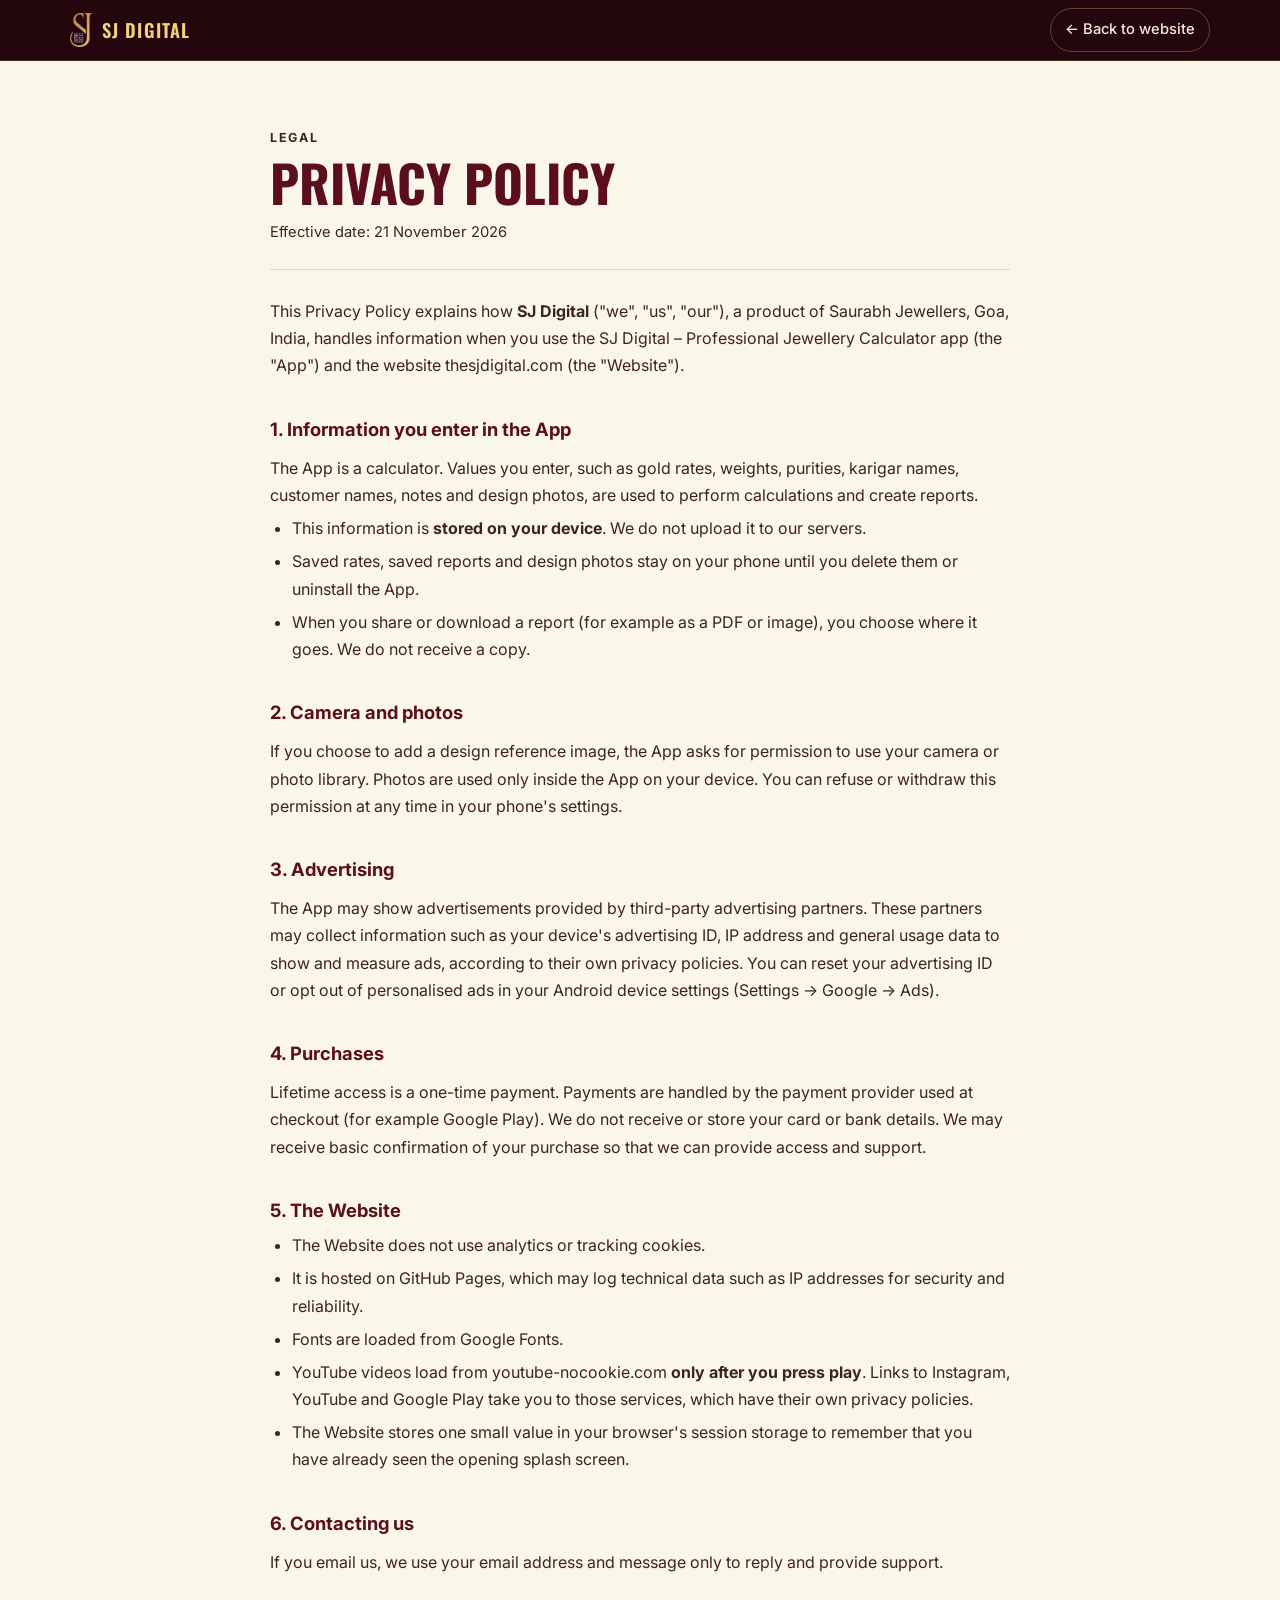
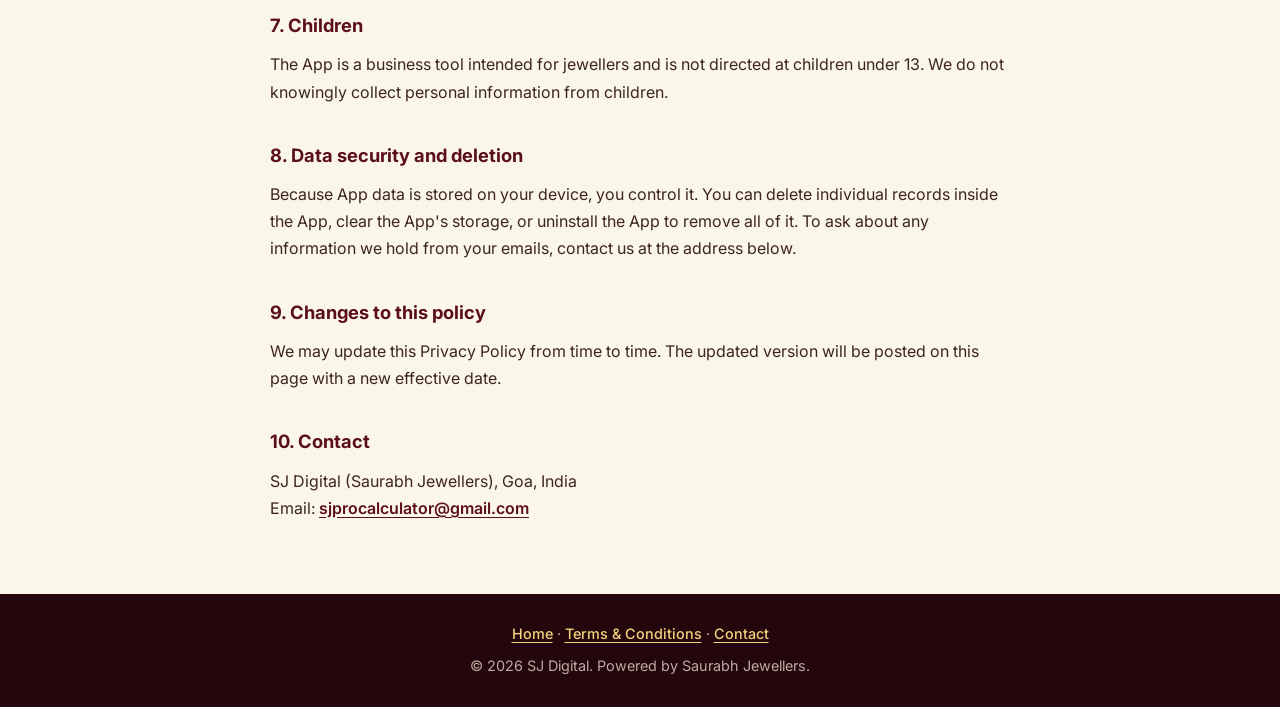
<file: privacy.html>
<!DOCTYPE html>
<html lang="en">
<head>
  <meta charset="UTF-8" />
  <meta name="viewport" content="width=device-width, initial-scale=1.0" />
  <title>Privacy Policy – SJ Digital</title>
  <meta name="description" content="How SJ Digital, the professional jewellery calculator app and website, handles your information." />
  <link rel="canonical" href="https://thesjdigital.com/privacy.html" />
  <meta name="theme-color" content="#2a0710" />
  <link rel="icon" type="image/png" sizes="64x64" href="assets/favicon-64.png" />
  <link rel="apple-touch-icon" href="assets/apple-touch-icon.png" />
  <link rel="preconnect" href="https://fonts.googleapis.com" />
  <link rel="preconnect" href="https://fonts.gstatic.com" crossorigin />
  <link href="https://fonts.googleapis.com/css2?family=Inter:wght@400;500;600;700&family=Oswald:wght@600;700&display=swap" rel="stylesheet" />
  <link rel="stylesheet" href="assets/legal.css" />
</head>
<body>
  <header class="lg-nav">
    <div class="lg-wrap lg-nav-row">
      <a class="lg-brand" href="./"><img src="assets/sj-monogram.png" alt="" width="22" height="34" /><span>SJ Digital</span></a>
      <a class="lg-back" href="./">← Back to website</a>
    </div>
  </header>

  <main class="lg-wrap lg-doc">
    <p class="lg-kicker">Legal</p>
    <h1>Privacy Policy</h1>
    <p class="lg-meta">Effective date: 21 November 2026</p>

    <p>This Privacy Policy explains how <strong>SJ Digital</strong> ("we", "us", "our"), a product of Saurabh Jewellers, Goa, India, handles information when you use the SJ Digital – Professional Jewellery Calculator app (the "App") and the website thesjdigital.com (the "Website").</p>

    <h2>1. Information you enter in the App</h2>
    <p>The App is a calculator. Values you enter, such as gold rates, weights, purities, karigar names, customer names, notes and design photos, are used to perform calculations and create reports.</p>
    <ul>
      <li>This information is <strong>stored on your device</strong>. We do not upload it to our servers.</li>
      <li>Saved rates, saved reports and design photos stay on your phone until you delete them or uninstall the App.</li>
      <li>When you share or download a report (for example as a PDF or image), you choose where it goes. We do not receive a copy.</li>
    </ul>

    <h2>2. Camera and photos</h2>
    <p>If you choose to add a design reference image, the App asks for permission to use your camera or photo library. Photos are used only inside the App on your device. You can refuse or withdraw this permission at any time in your phone's settings.</p>

    <h2>3. Advertising</h2>
    <p>The App may show advertisements provided by third-party advertising partners. These partners may collect information such as your device's advertising ID, IP address and general usage data to show and measure ads, according to their own privacy policies. You can reset your advertising ID or opt out of personalised ads in your Android device settings (Settings → Google → Ads).</p>

    <h2>4. Purchases</h2>
    <p>Lifetime access is a one-time payment. Payments are handled by the payment provider used at checkout (for example Google Play). We do not receive or store your card or bank details. We may receive basic confirmation of your purchase so that we can provide access and support.</p>

    <h2>5. The Website</h2>
    <ul>
      <li>The Website does not use analytics or tracking cookies.</li>
      <li>It is hosted on GitHub Pages, which may log technical data such as IP addresses for security and reliability.</li>
      <li>Fonts are loaded from Google Fonts.</li>
      <li>YouTube videos load from youtube-nocookie.com <strong>only after you press play</strong>. Links to Instagram, YouTube and Google Play take you to those services, which have their own privacy policies.</li>
      <li>The Website stores one small value in your browser's session storage to remember that you have already seen the opening splash screen.</li>
    </ul>

    <h2>6. Contacting us</h2>
    <p>If you email us, we use your email address and message only to reply and provide support.</p>

    <h2>7. Children</h2>
    <p>The App is a business tool intended for jewellers and is not directed at children under 13. We do not knowingly collect personal information from children.</p>

    <h2>8. Data security and deletion</h2>
    <p>Because App data is stored on your device, you control it. You can delete individual records inside the App, clear the App's storage, or uninstall the App to remove all of it. To ask about any information we hold from your emails, contact us at the address below.</p>

    <h2>9. Changes to this policy</h2>
    <p>We may update this Privacy Policy from time to time. The updated version will be posted on this page with a new effective date.</p>

    <h2>10. Contact</h2>
    <p>SJ Digital (Saurabh Jewellers), Goa, India<br />Email: <a href="mailto:sjprocalculator@gmail.com">sjprocalculator@gmail.com</a></p>
  </main>

  <footer class="lg-foot">
    <div class="lg-wrap">
      <a href="./">Home</a> · <a href="terms.html">Terms &amp; Conditions</a> · <a href="mailto:sjprocalculator@gmail.com">Contact</a>
      <p>© 2026 SJ Digital. Powered by Saurabh Jewellers.</p>
    </div>
  </footer>
</body>
</html>
</file>
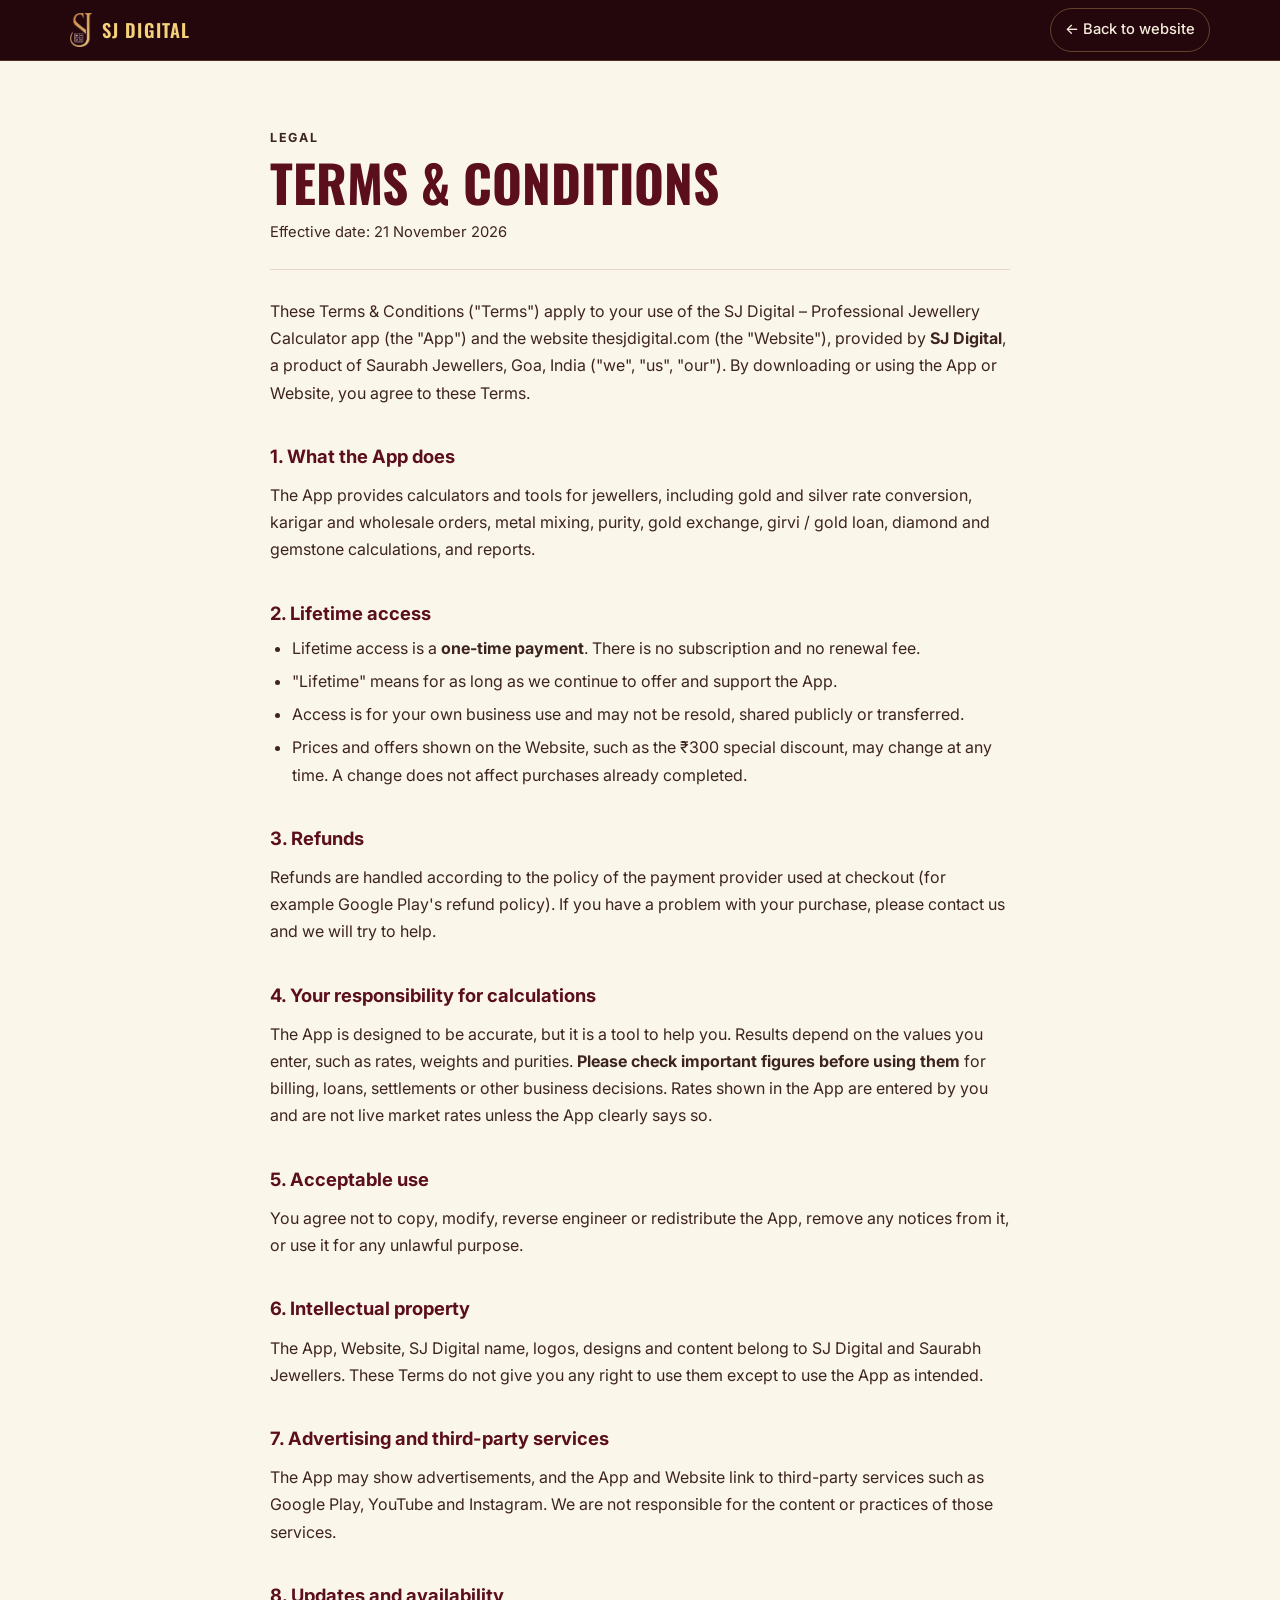
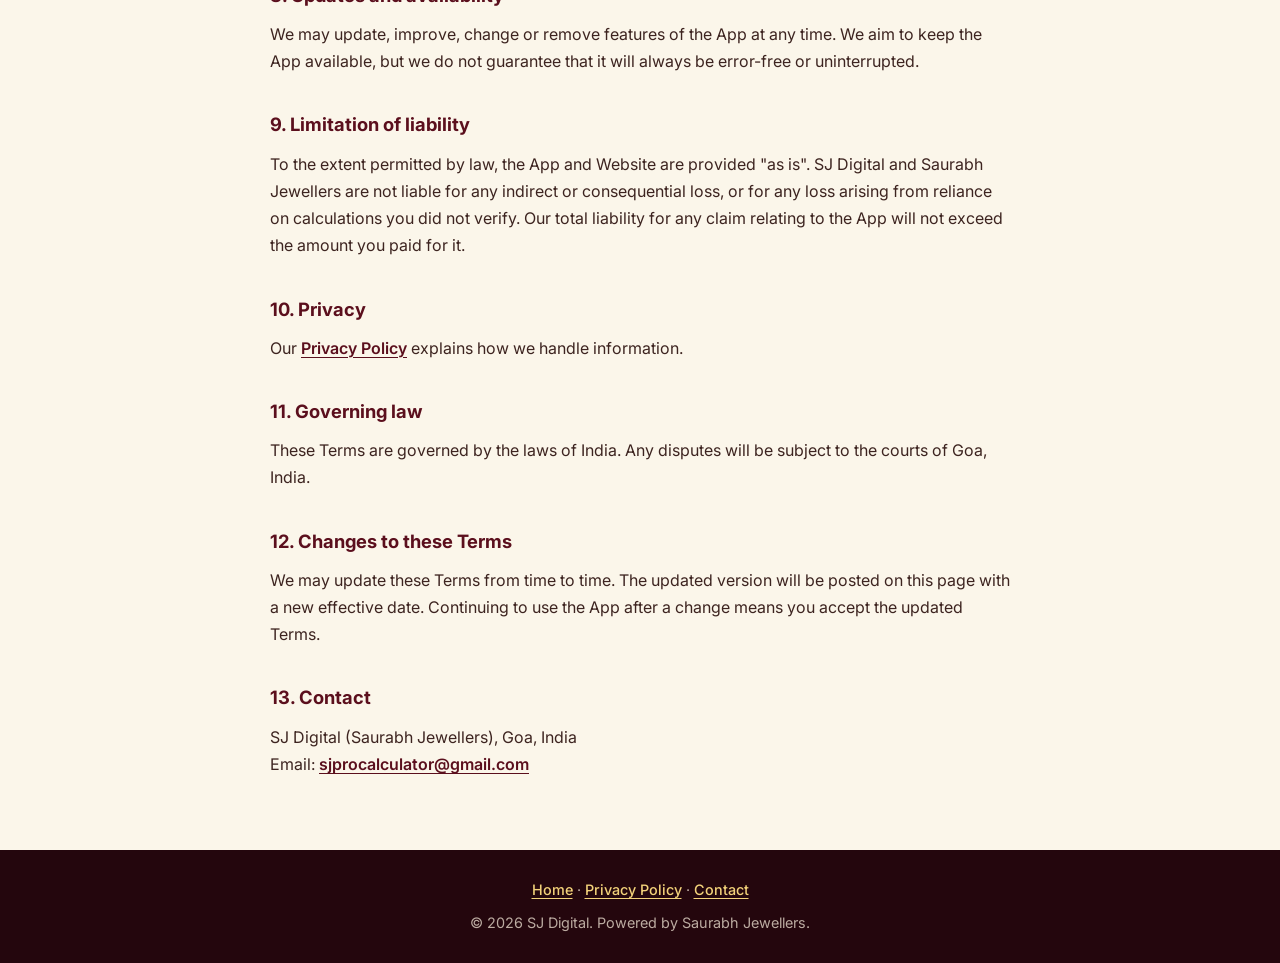
<file: terms.html>
<!DOCTYPE html>
<html lang="en">
<head>
  <meta charset="UTF-8" />
  <meta name="viewport" content="width=device-width, initial-scale=1.0" />
  <title>Terms &amp; Conditions – SJ Digital</title>
  <meta name="description" content="Terms and conditions for using SJ Digital, the professional jewellery calculator app and website." />
  <link rel="canonical" href="https://thesjdigital.com/terms.html" />
  <meta name="theme-color" content="#2a0710" />
  <link rel="icon" type="image/png" sizes="64x64" href="assets/favicon-64.png" />
  <link rel="apple-touch-icon" href="assets/apple-touch-icon.png" />
  <link rel="preconnect" href="https://fonts.googleapis.com" />
  <link rel="preconnect" href="https://fonts.gstatic.com" crossorigin />
  <link href="https://fonts.googleapis.com/css2?family=Inter:wght@400;500;600;700&family=Oswald:wght@600;700&display=swap" rel="stylesheet" />
  <link rel="stylesheet" href="assets/legal.css" />
</head>
<body>
  <header class="lg-nav">
    <div class="lg-wrap lg-nav-row">
      <a class="lg-brand" href="./"><img src="assets/sj-monogram.png" alt="" width="22" height="34" /><span>SJ Digital</span></a>
      <a class="lg-back" href="./">← Back to website</a>
    </div>
  </header>

  <main class="lg-wrap lg-doc">
    <p class="lg-kicker">Legal</p>
    <h1>Terms &amp; Conditions</h1>
    <p class="lg-meta">Effective date: 21 November 2026</p>

    <p>These Terms &amp; Conditions ("Terms") apply to your use of the SJ Digital – Professional Jewellery Calculator app (the "App") and the website thesjdigital.com (the "Website"), provided by <strong>SJ Digital</strong>, a product of Saurabh Jewellers, Goa, India ("we", "us", "our"). By downloading or using the App or Website, you agree to these Terms.</p>

    <h2>1. What the App does</h2>
    <p>The App provides calculators and tools for jewellers, including gold and silver rate conversion, karigar and wholesale orders, metal mixing, purity, gold exchange, girvi / gold loan, diamond and gemstone calculations, and reports.</p>

    <h2>2. Lifetime access</h2>
    <ul>
      <li>Lifetime access is a <strong>one-time payment</strong>. There is no subscription and no renewal fee.</li>
      <li>"Lifetime" means for as long as we continue to offer and support the App.</li>
      <li>Access is for your own business use and may not be resold, shared publicly or transferred.</li>
      <li>Prices and offers shown on the Website, such as the ₹300 special discount, may change at any time. A change does not affect purchases already completed.</li>
    </ul>

    <h2>3. Refunds</h2>
    <p>Refunds are handled according to the policy of the payment provider used at checkout (for example Google Play's refund policy). If you have a problem with your purchase, please contact us and we will try to help.</p>

    <h2>4. Your responsibility for calculations</h2>
    <p>The App is designed to be accurate, but it is a tool to help you. Results depend on the values you enter, such as rates, weights and purities. <strong>Please check important figures before using them</strong> for billing, loans, settlements or other business decisions. Rates shown in the App are entered by you and are not live market rates unless the App clearly says so.</p>

    <h2>5. Acceptable use</h2>
    <p>You agree not to copy, modify, reverse engineer or redistribute the App, remove any notices from it, or use it for any unlawful purpose.</p>

    <h2>6. Intellectual property</h2>
    <p>The App, Website, SJ Digital name, logos, designs and content belong to SJ Digital and Saurabh Jewellers. These Terms do not give you any right to use them except to use the App as intended.</p>

    <h2>7. Advertising and third-party services</h2>
    <p>The App may show advertisements, and the App and Website link to third-party services such as Google Play, YouTube and Instagram. We are not responsible for the content or practices of those services.</p>

    <h2>8. Updates and availability</h2>
    <p>We may update, improve, change or remove features of the App at any time. We aim to keep the App available, but we do not guarantee that it will always be error-free or uninterrupted.</p>

    <h2>9. Limitation of liability</h2>
    <p>To the extent permitted by law, the App and Website are provided "as is". SJ Digital and Saurabh Jewellers are not liable for any indirect or consequential loss, or for any loss arising from reliance on calculations you did not verify. Our total liability for any claim relating to the App will not exceed the amount you paid for it.</p>

    <h2>10. Privacy</h2>
    <p>Our <a href="privacy.html">Privacy Policy</a> explains how we handle information.</p>

    <h2>11. Governing law</h2>
    <p>These Terms are governed by the laws of India. Any disputes will be subject to the courts of Goa, India.</p>

    <h2>12. Changes to these Terms</h2>
    <p>We may update these Terms from time to time. The updated version will be posted on this page with a new effective date. Continuing to use the App after a change means you accept the updated Terms.</p>

    <h2>13. Contact</h2>
    <p>SJ Digital (Saurabh Jewellers), Goa, India<br />Email: <a href="mailto:sjprocalculator@gmail.com">sjprocalculator@gmail.com</a></p>
  </main>

  <footer class="lg-foot">
    <div class="lg-wrap">
      <a href="./">Home</a> · <a href="privacy.html">Privacy Policy</a> · <a href="mailto:sjprocalculator@gmail.com">Contact</a>
      <p>© 2026 SJ Digital. Powered by Saurabh Jewellers.</p>
    </div>
  </footer>
</body>
</html>
</file>
<file: assets/legal.css>
/* Shared styles for the Privacy Policy and Terms pages */
*, *::before, *::after { margin: 0; padding: 0; box-sizing: border-box; }
:root {
  --night: #24060d; --maroon: #5b0f1d; --gold: #f3d27a; --gold-muted: #d9b45a;
  --cream: #fbf6ea; --ink: #2b0811; --ink-dim: #6b4a45; --line: rgba(91,15,29,.14);
}
html { -webkit-text-size-adjust: 100%; }
body { font-family: 'Inter', system-ui, -apple-system, 'Segoe UI', sans-serif; background: var(--cream); color: var(--ink); line-height: 1.7; -webkit-font-smoothing: antialiased; }
a { color: var(--maroon); font-weight: 600; text-underline-offset: 3px; }
:focus-visible { outline: 2px solid var(--maroon); outline-offset: 3px; border-radius: 6px; }
.lg-wrap { width: 100%; max-width: 780px; margin: 0 auto; padding: 0 20px; }

.lg-nav { position: sticky; top: 0; z-index: 10; background: var(--night); border-bottom: 1px solid rgba(243,210,122,.2); }
.lg-nav-row { height: 60px; display: flex; align-items: center; justify-content: space-between; gap: 12px; max-width: 1180px; }
.lg-brand { display: flex; align-items: center; gap: 10px; text-decoration: none; }
.lg-brand img { width: 22px; height: auto; }
.lg-brand span { font-family: 'Oswald', sans-serif; text-transform: uppercase; letter-spacing: .06em; font-size: 1.15rem; color: var(--gold); }
.lg-back { color: #f6ecdb; font-weight: 500; font-size: .92rem; text-decoration: none; padding: 8px 14px; border-radius: 999px; border: 1px solid rgba(243,210,122,.3); }
.lg-back:hover { border-color: var(--gold); color: var(--gold); }

.lg-doc { padding-top: 56px; padding-bottom: 72px; }
.lg-kicker { font-size: .78rem; font-weight: 700; letter-spacing: .14em; text-transform: uppercase; color: #a87a10; }
.lg-doc h1 { font-family: 'Oswald', sans-serif; text-transform: uppercase; font-size: clamp(2.2rem, 7vw, 3.2rem); line-height: 1.05; color: var(--maroon); margin-top: 8px; }
.lg-meta { color: var(--ink-dim); font-size: .92rem; margin: 10px 0 28px; padding-bottom: 24px; border-bottom: 1px solid var(--line); }
.lg-doc h2 { font-size: 1.15rem; font-weight: 700; color: var(--maroon); margin-top: 34px; }
.lg-doc p, .lg-doc li { color: #3d2420; margin-top: 10px; }
.lg-doc ul { padding-left: 22px; margin-top: 6px; }
.lg-doc li { margin-top: 6px; }

.lg-foot { background: var(--night); color: rgba(246,236,219,.72); padding: 28px 0; font-size: .9rem; text-align: center; }
.lg-foot a { color: var(--gold); font-weight: 500; }
.lg-foot p { margin-top: 8px; }
</file>
